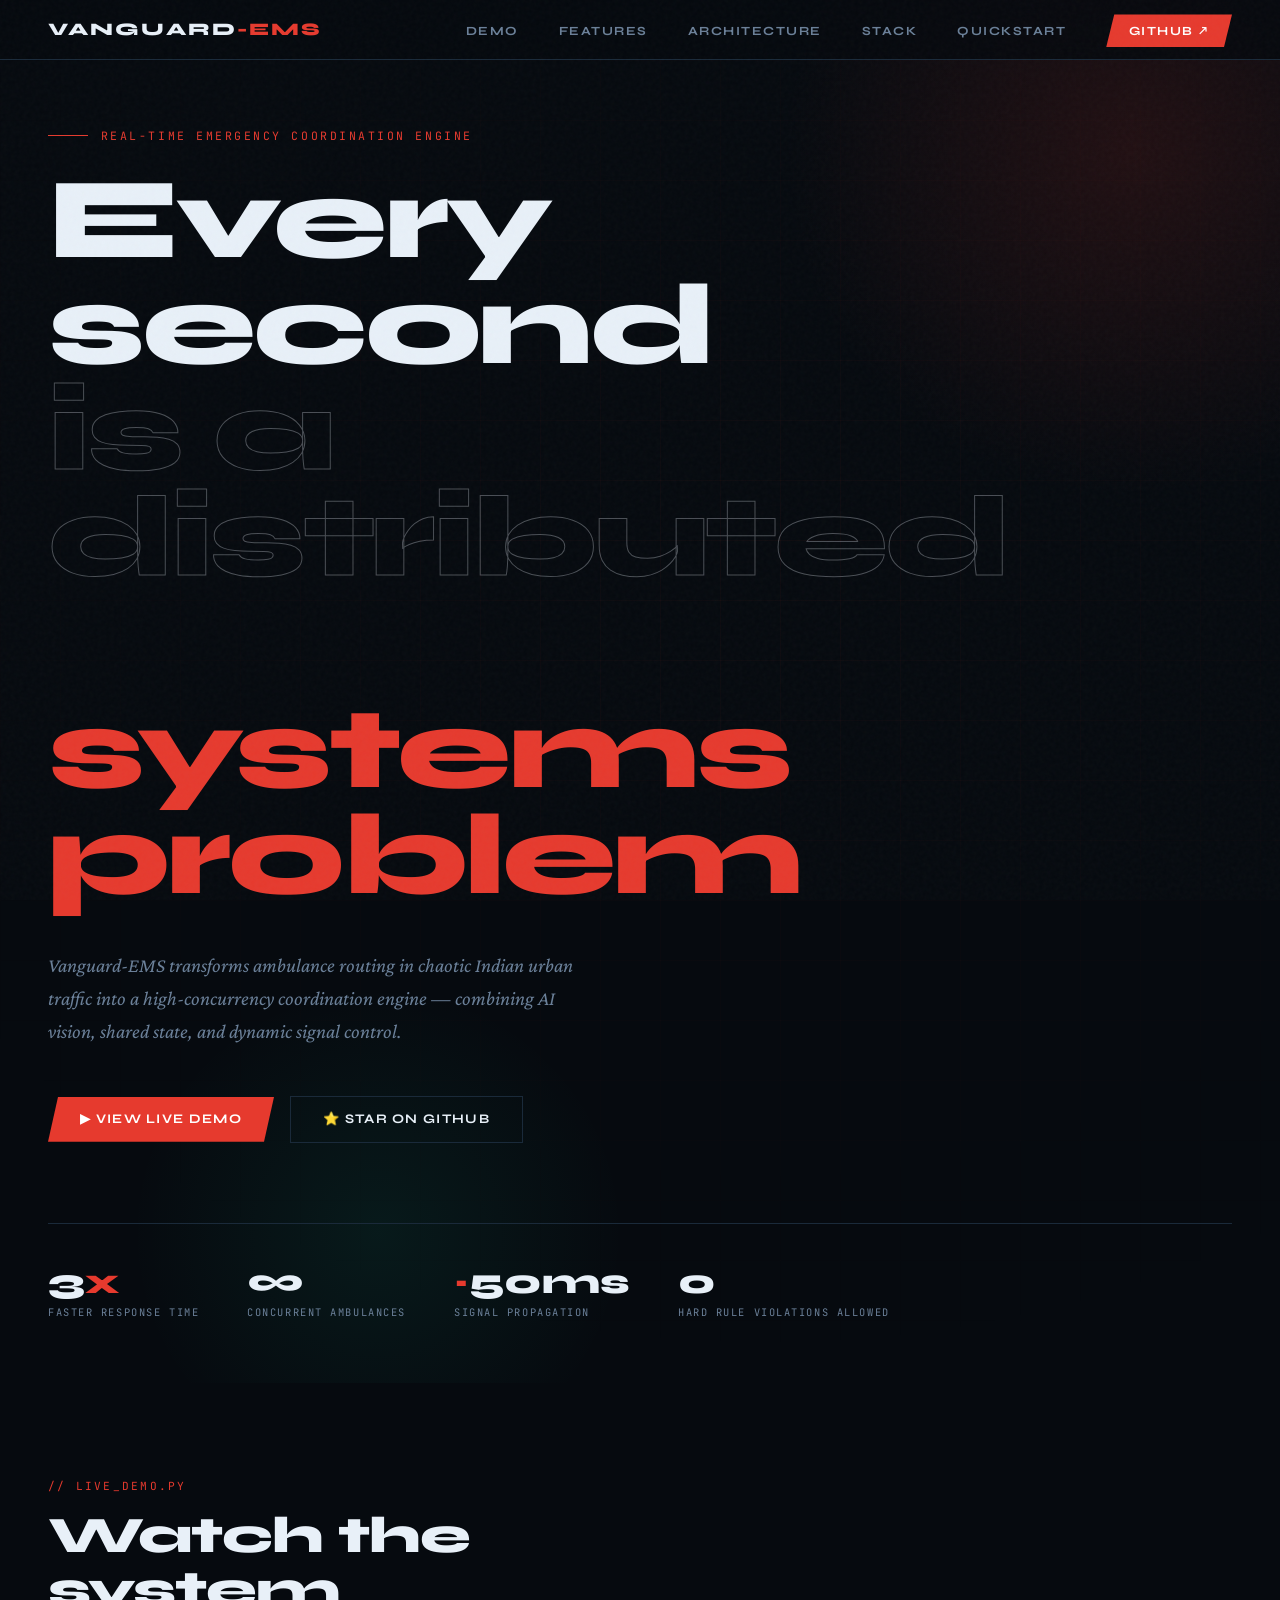
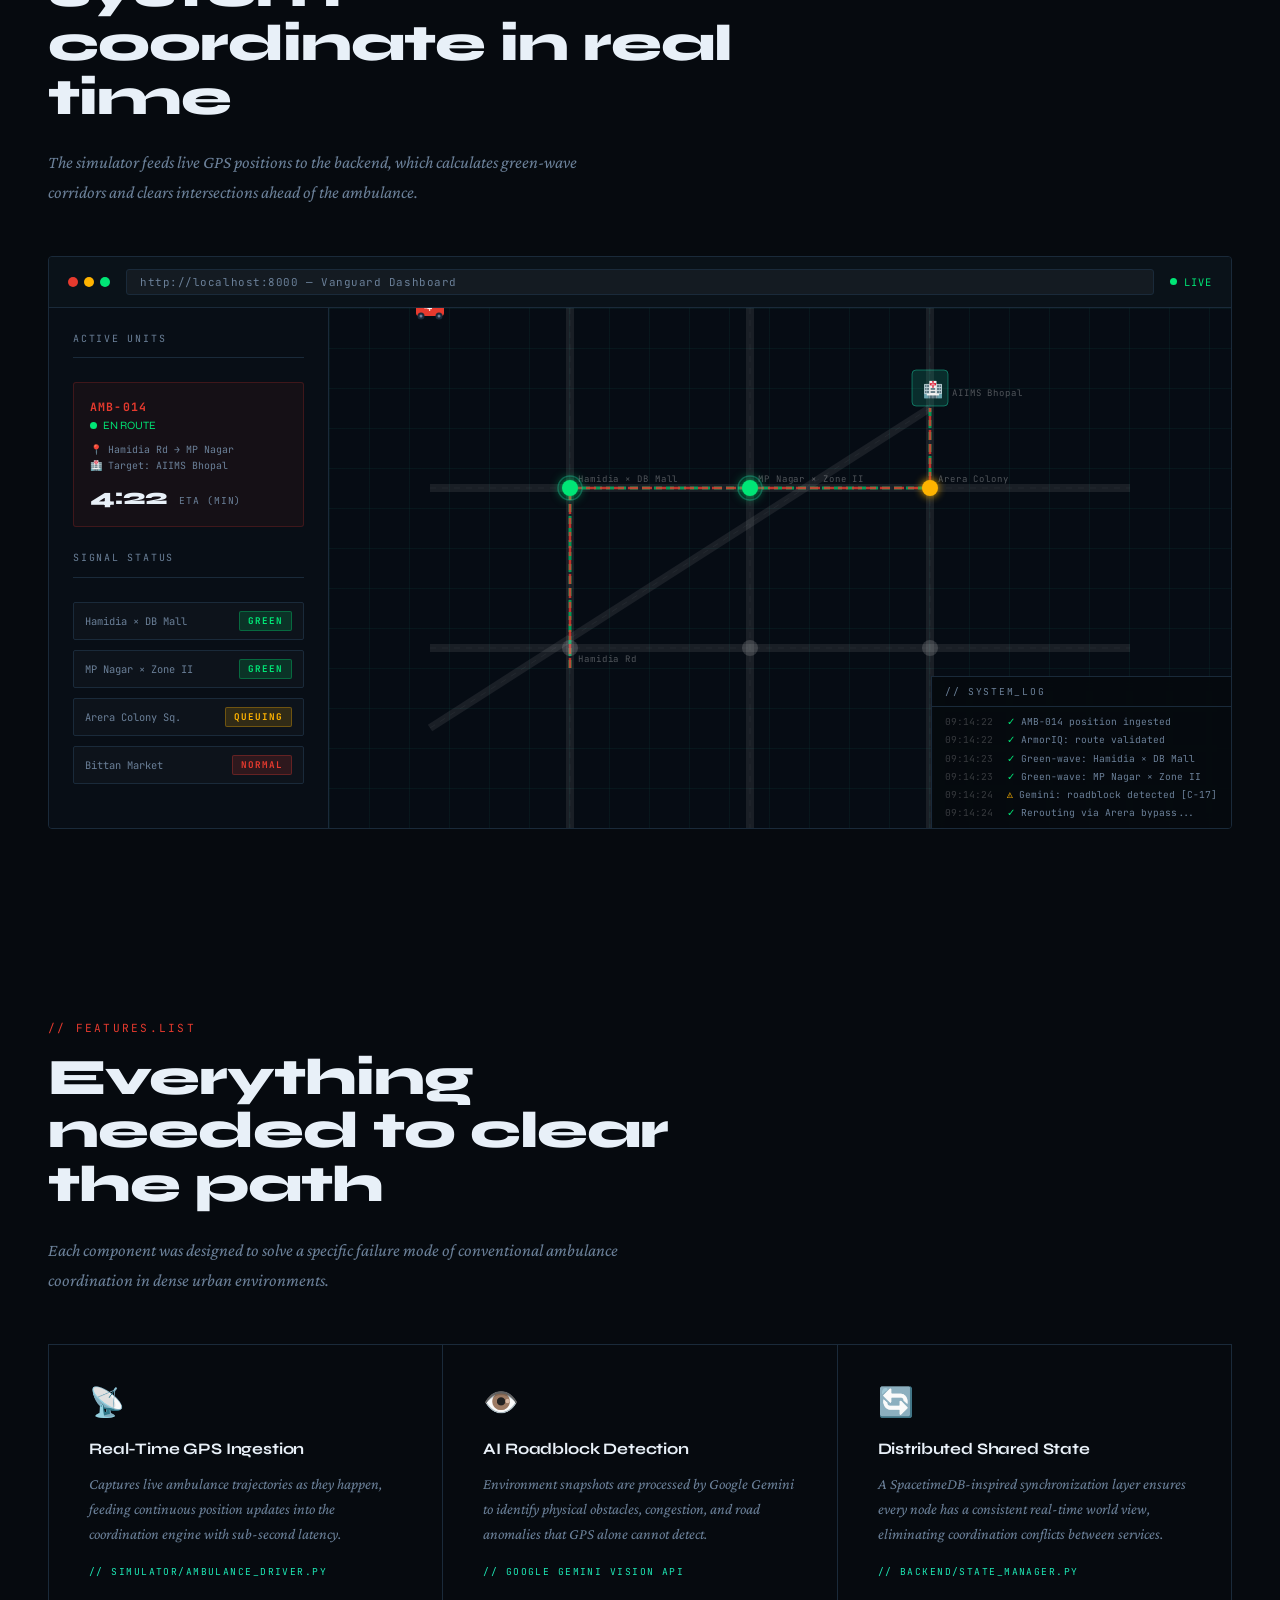
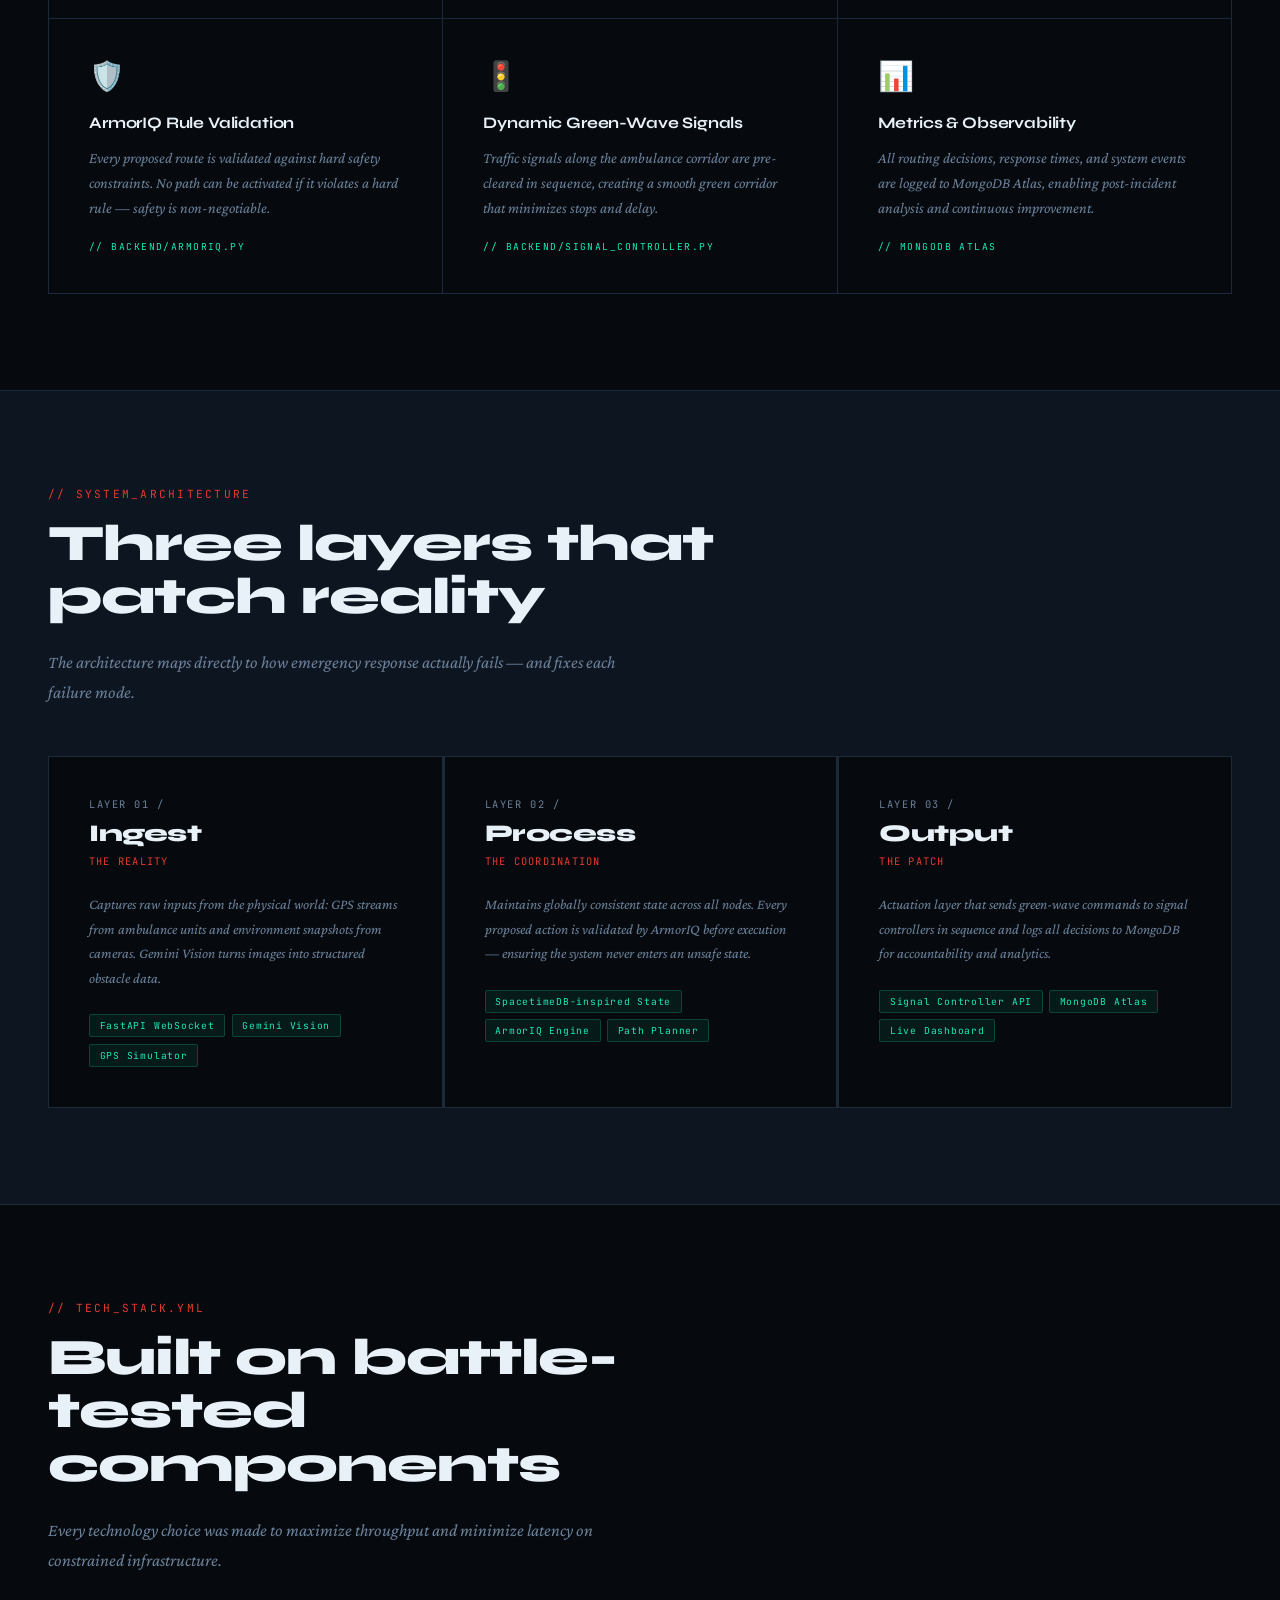
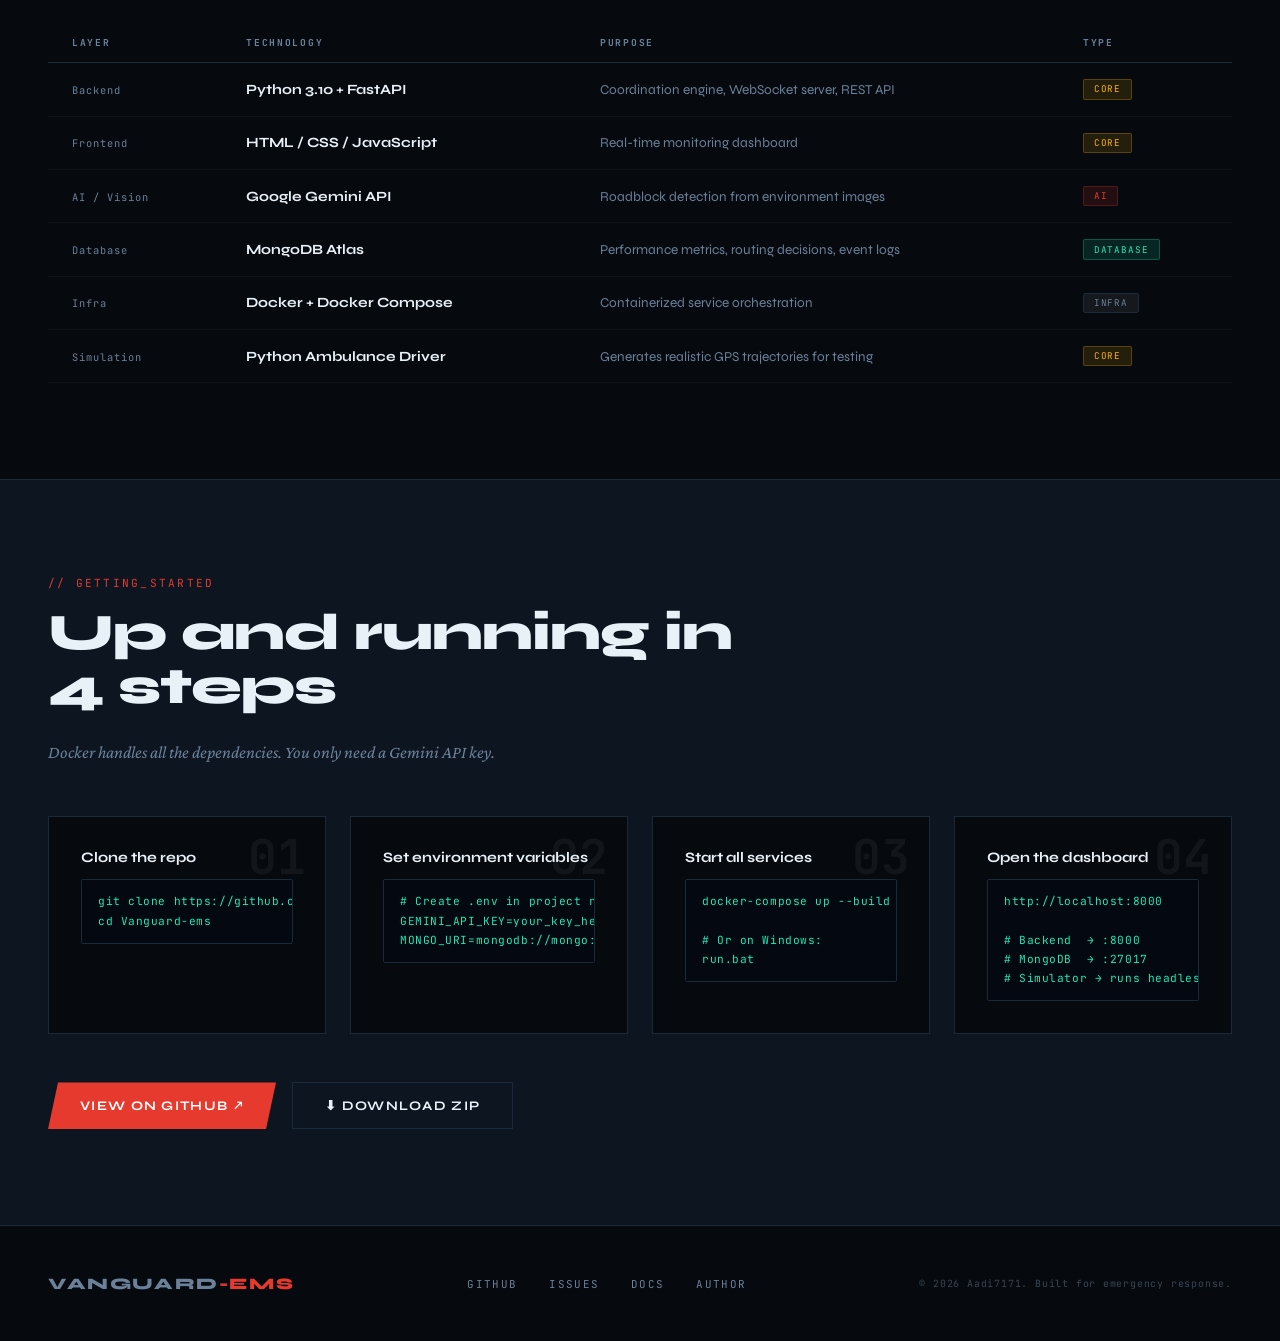
<file: docs/index.html>
<!DOCTYPE html>
<html lang="en">
<head>
<meta charset="UTF-8" />
<meta name="viewport" content="width=device-width, initial-scale=1.0" />
<title>Vanguard-EMS — Real-Time Emergency Coordination</title>
<link rel="preconnect" href="https://fonts.googleapis.com" />
<link rel="preconnect" href="https://fonts.gstatic.com" crossorigin />
<link href="https://fonts.googleapis.com/css2?family=Syne:wght@400;700;800&family=JetBrains+Mono:wght@400;700&family=Crimson+Pro:ital,wght@0,400;1,400&display=swap" rel="stylesheet" />
<style>
  :root {
    --bg: #060a0f;
    --surface: #0d1520;
    --border: #1a2a3a;
    --accent: #e63a2e;
    --accent2: #ff7043;
    --green: #00e676;
    --blue: #1de9b6;
    --text: #e8f0f8;
    --muted: #6b8099;
    --syne: 'Syne', sans-serif;
    --mono: 'JetBrains Mono', monospace;
    --serif: 'Crimson Pro', serif;
  }

  *, *::before, *::after { box-sizing: border-box; margin: 0; padding: 0; }

  html { scroll-behavior: smooth; }

  body {
    background: var(--bg);
    color: var(--text);
    font-family: var(--syne);
    overflow-x: hidden;
  }

  /* ---- NOISE OVERLAY ---- */
  body::before {
    content: '';
    position: fixed;
    inset: 0;
    background-image: url("data:image/svg+xml,%3Csvg viewBox='0 0 256 256' xmlns='http://www.w3.org/2000/svg'%3E%3Cfilter id='n'%3E%3CfeTurbulence type='fractalNoise' baseFrequency='0.85' numOctaves='4' stitchTiles='stitch'/%3E%3C/filter%3E%3Crect width='100%25' height='100%25' filter='url(%23n)' opacity='1'/%3E%3C/svg%3E");
    opacity: 0.03;
    pointer-events: none;
    z-index: 9999;
  }

  /* ---- NAV ---- */
  nav {
    position: fixed;
    top: 0; left: 0; right: 0;
    z-index: 100;
    display: flex;
    align-items: center;
    justify-content: space-between;
    padding: 1.2rem 3rem;
    border-bottom: 1px solid var(--border);
    background: rgba(6, 10, 15, 0.85);
    backdrop-filter: blur(12px);
  }

  .nav-logo {
    font-size: 1.1rem;
    font-weight: 800;
    letter-spacing: 0.12em;
    text-transform: uppercase;
    color: var(--text);
    text-decoration: none;
  }

  .nav-logo span { color: var(--accent); }

  .nav-links { display: flex; gap: 2.5rem; list-style: none; }
  .nav-links a {
    font-size: 0.78rem;
    font-weight: 700;
    letter-spacing: 0.12em;
    text-transform: uppercase;
    color: var(--muted);
    text-decoration: none;
    transition: color 0.2s;
  }
  .nav-links a:hover { color: var(--text); }

  .nav-cta {
    background: var(--accent);
    color: #fff !important;
    padding: 0.55rem 1.4rem;
    clip-path: polygon(8px 0%, 100% 0%, calc(100% - 8px) 100%, 0% 100%);
  }
  .nav-cta:hover { background: var(--accent2); }

  /* ---- HERO ---- */
  .hero {
    min-height: 100vh;
    display: flex;
    flex-direction: column;
    justify-content: center;
    padding: 8rem 3rem 4rem;
    position: relative;
    overflow: hidden;
  }

  .hero-grid {
    position: absolute;
    inset: 0;
    background-image:
      linear-gradient(rgba(230,58,46,0.04) 1px, transparent 1px),
      linear-gradient(90deg, rgba(230,58,46,0.04) 1px, transparent 1px);
    background-size: 60px 60px;
    mask-image: radial-gradient(ellipse 80% 60% at 60% 40%, black, transparent);
  }

  .hero-glow {
    position: absolute;
    width: 700px; height: 700px;
    border-radius: 50%;
    background: radial-gradient(circle, rgba(230,58,46,0.12) 0%, transparent 70%);
    top: -200px; right: -200px;
    pointer-events: none;
  }

  .hero-glow2 {
    position: absolute;
    width: 500px; height: 500px;
    border-radius: 50%;
    background: radial-gradient(circle, rgba(29,233,182,0.07) 0%, transparent 70%);
    bottom: -100px; left: 10%;
    pointer-events: none;
  }

  .hero-eyebrow {
    font-family: var(--mono);
    font-size: 0.72rem;
    letter-spacing: 0.22em;
    text-transform: uppercase;
    color: var(--accent);
    margin-bottom: 1.5rem;
    display: flex;
    align-items: center;
    gap: 0.8rem;
  }

  .hero-eyebrow::before {
    content: '';
    display: inline-block;
    width: 2.5rem;
    height: 1px;
    background: var(--accent);
  }

  .hero-title {
    font-size: clamp(3.5rem, 9vw, 8rem);
    font-weight: 800;
    line-height: 0.92;
    letter-spacing: -0.03em;
    max-width: 900px;
  }

  .hero-title .line2 {
    display: block;
    color: transparent;
    -webkit-text-stroke: 1px rgba(232,240,248,0.3);
  }

  .hero-title .highlight {
    color: var(--accent);
    position: relative;
  }

  .hero-sub {
    margin-top: 2.5rem;
    font-family: var(--serif);
    font-style: italic;
    font-size: 1.25rem;
    color: var(--muted);
    max-width: 540px;
    line-height: 1.65;
  }

  .hero-actions {
    margin-top: 3rem;
    display: flex;
    gap: 1rem;
    align-items: center;
    flex-wrap: wrap;
  }

  .btn-primary {
    display: inline-flex;
    align-items: center;
    gap: 0.6rem;
    background: var(--accent);
    color: #fff;
    font-family: var(--syne);
    font-size: 0.82rem;
    font-weight: 700;
    letter-spacing: 0.1em;
    text-transform: uppercase;
    text-decoration: none;
    padding: 0.9rem 2rem;
    clip-path: polygon(10px 0%, 100% 0%, calc(100% - 10px) 100%, 0% 100%);
    transition: background 0.2s, transform 0.2s;
  }
  .btn-primary:hover { background: var(--accent2); transform: translateY(-2px); }

  .btn-secondary {
    display: inline-flex;
    align-items: center;
    gap: 0.6rem;
    background: transparent;
    color: var(--text);
    font-family: var(--syne);
    font-size: 0.82rem;
    font-weight: 700;
    letter-spacing: 0.1em;
    text-transform: uppercase;
    text-decoration: none;
    padding: 0.9rem 2rem;
    border: 1px solid var(--border);
    transition: border-color 0.2s, color 0.2s;
  }
  .btn-secondary:hover { border-color: var(--text); }

  .hero-stats {
    margin-top: 5rem;
    display: flex;
    gap: 3rem;
    flex-wrap: wrap;
    border-top: 1px solid var(--border);
    padding-top: 2.5rem;
  }

  .stat-item {}
  .stat-num {
    font-size: 2.2rem;
    font-weight: 800;
    color: var(--text);
    line-height: 1;
  }
  .stat-num span { color: var(--accent); }
  .stat-label {
    font-family: var(--mono);
    font-size: 0.65rem;
    letter-spacing: 0.15em;
    text-transform: uppercase;
    color: var(--muted);
    margin-top: 0.4rem;
  }

  /* ---- LIVE DEMO ---- */
  .section { padding: 6rem 3rem; }
  .section-label {
    font-family: var(--mono);
    font-size: 0.7rem;
    letter-spacing: 0.2em;
    text-transform: uppercase;
    color: var(--accent);
    margin-bottom: 1rem;
  }
  .section-title {
    font-size: clamp(2rem, 4vw, 3.2rem);
    font-weight: 800;
    line-height: 1.05;
    letter-spacing: -0.02em;
    max-width: 700px;
    margin-bottom: 1.5rem;
  }
  .section-body {
    font-family: var(--serif);
    font-style: italic;
    font-size: 1.1rem;
    color: var(--muted);
    max-width: 580px;
    line-height: 1.7;
    margin-bottom: 3rem;
  }

  /* ---- DEMO WINDOW ---- */
  .demo-container {
    background: var(--surface);
    border: 1px solid var(--border);
    border-radius: 4px;
    overflow: hidden;
    position: relative;
  }

  .demo-toolbar {
    background: #0a1219;
    border-bottom: 1px solid var(--border);
    padding: 0.75rem 1.2rem;
    display: flex;
    align-items: center;
    gap: 1rem;
  }

  .demo-dots { display: flex; gap: 6px; }
  .demo-dot {
    width: 10px; height: 10px;
    border-radius: 50%;
  }
  .demo-dot.r { background: #e63a2e; }
  .demo-dot.y { background: #ffb300; }
  .demo-dot.g { background: #00e676; }

  .demo-url {
    flex: 1;
    background: rgba(255,255,255,0.04);
    border: 1px solid var(--border);
    border-radius: 3px;
    padding: 0.3rem 0.8rem;
    font-family: var(--mono);
    font-size: 0.68rem;
    color: var(--muted);
    letter-spacing: 0.05em;
  }

  .demo-status {
    font-family: var(--mono);
    font-size: 0.65rem;
    color: var(--green);
    letter-spacing: 0.1em;
    display: flex;
    align-items: center;
    gap: 0.4rem;
  }

  .pulse-dot {
    width: 7px; height: 7px;
    border-radius: 50%;
    background: var(--green);
    animation: pulse 1.5s ease-in-out infinite;
  }

  @keyframes pulse {
    0%, 100% { opacity: 1; transform: scale(1); }
    50% { opacity: 0.4; transform: scale(0.7); }
  }

  .demo-body {
    display: grid;
    grid-template-columns: 280px 1fr;
    min-height: 520px;
  }

  .demo-sidebar {
    background: #080e16;
    border-right: 1px solid var(--border);
    padding: 1.5rem;
    display: flex;
    flex-direction: column;
    gap: 1.5rem;
  }

  .sidebar-header {
    font-family: var(--mono);
    font-size: 0.62rem;
    letter-spacing: 0.18em;
    text-transform: uppercase;
    color: var(--muted);
    border-bottom: 1px solid var(--border);
    padding-bottom: 0.8rem;
  }

  .ambulance-card {
    background: rgba(230,58,46,0.06);
    border: 1px solid rgba(230,58,46,0.2);
    border-radius: 3px;
    padding: 1rem;
    position: relative;
    overflow: hidden;
    animation: cardPulse 3s ease-in-out infinite;
  }

  @keyframes cardPulse {
    0%, 100% { border-color: rgba(230,58,46,0.2); }
    50% { border-color: rgba(230,58,46,0.5); }
  }

  .amb-id {
    font-family: var(--mono);
    font-size: 0.72rem;
    color: var(--accent);
    font-weight: 700;
    letter-spacing: 0.1em;
  }

  .amb-status {
    font-size: 0.7rem;
    color: var(--green);
    margin-top: 0.3rem;
    display: flex;
    align-items: center;
    gap: 0.4rem;
  }

  .amb-route {
    font-family: var(--mono);
    font-size: 0.62rem;
    color: var(--muted);
    margin-top: 0.6rem;
    line-height: 1.6;
  }

  .amb-eta {
    margin-top: 0.6rem;
    font-size: 1.4rem;
    font-weight: 800;
    color: var(--text);
  }

  .amb-eta span {
    font-family: var(--mono);
    font-size: 0.6rem;
    font-weight: 400;
    color: var(--muted);
    letter-spacing: 0.1em;
    margin-left: 0.3rem;
  }

  .signal-row {
    display: flex;
    flex-direction: column;
    gap: 0.6rem;
  }

  .signal-item {
    display: flex;
    align-items: center;
    justify-content: space-between;
    font-family: var(--mono);
    font-size: 0.65rem;
    color: var(--muted);
    padding: 0.5rem 0.7rem;
    background: rgba(255,255,255,0.02);
    border: 1px solid var(--border);
    border-radius: 2px;
  }

  .signal-badge {
    padding: 0.2rem 0.5rem;
    border-radius: 2px;
    font-size: 0.58rem;
    font-weight: 700;
    letter-spacing: 0.1em;
  }

  .sig-green { background: rgba(0,230,118,0.15); color: var(--green); border: 1px solid rgba(0,230,118,0.3); }
  .sig-red { background: rgba(230,58,46,0.15); color: var(--accent); border: 1px solid rgba(230,58,46,0.3); }
  .sig-queue { background: rgba(255,179,0,0.15); color: #ffb300; border: 1px solid rgba(255,179,0,0.3); }

  /* MAP AREA */
  .demo-map {
    position: relative;
    overflow: hidden;
    background: #060c14;
  }

  .map-grid {
    position: absolute;
    inset: 0;
    background-image:
      linear-gradient(rgba(29,233,182,0.05) 1px, transparent 1px),
      linear-gradient(90deg, rgba(29,233,182,0.05) 1px, transparent 1px);
    background-size: 40px 40px;
  }

  /* SVG Map */
  .map-svg { position: absolute; inset: 0; width: 100%; height: 100%; }

  .road { stroke: rgba(255,255,255,0.08); stroke-width: 8; fill: none; }
  .road-center { stroke: rgba(255,255,255,0.04); stroke-width: 1; stroke-dasharray: 6 6; fill: none; }
  .green-wave { stroke: var(--green); stroke-width: 3; fill: none; stroke-dasharray: 8 4; opacity: 0.6; }

  .node-ring {
    fill: none;
    stroke: rgba(29,233,182,0.3);
    animation: ringPulse 2s ease-in-out infinite;
  }
  @keyframes ringPulse {
    0%, 100% { r: 12; opacity: 0.6; }
    50% { r: 18; opacity: 0; }
  }

  .ambulance-icon {
    animation: moveAmb 8s linear infinite;
  }
  @keyframes moveAmb {
    0% { transform: translate(140px, 360px); }
    25% { transform: translate(240px, 280px); }
    50% { transform: translate(380px, 200px); }
    75% { transform: translate(480px, 160px); }
    100% { transform: translate(140px, 360px); }
  }

  .route-path {
    stroke: var(--accent);
    stroke-width: 2.5;
    fill: none;
    stroke-dasharray: 10 4;
    opacity: 0.8;
    animation: dashMove 1s linear infinite;
  }
  @keyframes dashMove {
    to { stroke-dashoffset: -14; }
  }

  .intersection-dot { fill: rgba(255,255,255,0.15); }
  .intersection-active { fill: var(--green); filter: drop-shadow(0 0 6px var(--green)); }
  .intersection-queued { fill: #ffb300; filter: drop-shadow(0 0 4px #ffb300); }

  .map-label {
    font-family: var(--mono);
    font-size: 9px;
    fill: rgba(255,255,255,0.3);
    letter-spacing: 0.1em;
  }

  /* LOG PANEL */
  .log-panel {
    position: absolute;
    bottom: 0; right: 0;
    width: 300px;
    background: rgba(6,10,15,0.92);
    backdrop-filter: blur(8px);
    border-top: 1px solid var(--border);
    border-left: 1px solid var(--border);
    max-height: 180px;
    overflow: hidden;
  }

  .log-header {
    font-family: var(--mono);
    font-size: 0.6rem;
    letter-spacing: 0.18em;
    text-transform: uppercase;
    color: var(--muted);
    padding: 0.5rem 0.8rem;
    border-bottom: 1px solid var(--border);
  }

  .log-entries {
    padding: 0.5rem 0.8rem;
    display: flex;
    flex-direction: column;
    gap: 0.3rem;
  }

  .log-entry {
    font-family: var(--mono);
    font-size: 0.6rem;
    color: var(--muted);
    line-height: 1.4;
    animation: logFade 0.4s ease;
  }
  @keyframes logFade { from { opacity: 0; transform: translateY(4px); } to { opacity: 1; } }

  .log-entry .ts { color: rgba(255,255,255,0.2); margin-right: 0.5rem; }
  .log-entry .ok { color: var(--green); }
  .log-entry .warn { color: #ffb300; }
  .log-entry .err { color: var(--accent); }

  /* ---- FEATURES ---- */
  .features-grid {
    display: grid;
    grid-template-columns: repeat(auto-fill, minmax(300px, 1fr));
    gap: 1px;
    background: var(--border);
    border: 1px solid var(--border);
    margin-top: 3rem;
  }

  .feature-card {
    background: var(--bg);
    padding: 2.5rem;
    position: relative;
    overflow: hidden;
    transition: background 0.3s;
  }

  .feature-card:hover { background: var(--surface); }

  .feature-card::before {
    content: '';
    position: absolute;
    top: 0; left: 0;
    width: 3px; height: 100%;
    background: var(--accent);
    transform: scaleY(0);
    transform-origin: bottom;
    transition: transform 0.3s;
  }

  .feature-card:hover::before { transform: scaleY(1); }

  .feature-icon {
    font-size: 1.8rem;
    margin-bottom: 1.2rem;
  }

  .feature-name {
    font-size: 1rem;
    font-weight: 700;
    letter-spacing: -0.01em;
    margin-bottom: 0.8rem;
    color: var(--text);
  }

  .feature-desc {
    font-family: var(--serif);
    font-style: italic;
    font-size: 0.95rem;
    color: var(--muted);
    line-height: 1.65;
  }

  .feature-tag {
    margin-top: 1.2rem;
    font-family: var(--mono);
    font-size: 0.6rem;
    letter-spacing: 0.15em;
    text-transform: uppercase;
    color: var(--blue);
  }

  /* ---- ARCH ---- */
  .arch-section { padding: 6rem 3rem; background: var(--surface); border-top: 1px solid var(--border); border-bottom: 1px solid var(--border); }

  .arch-grid {
    display: grid;
    grid-template-columns: repeat(3, 1fr);
    gap: 2px;
    background: var(--border);
    border: 1px solid var(--border);
    margin-top: 3rem;
  }

  .arch-layer {
    background: var(--bg);
    padding: 2.5rem;
    position: relative;
  }

  .layer-num {
    font-family: var(--mono);
    font-size: 0.65rem;
    color: var(--muted);
    letter-spacing: 0.15em;
    margin-bottom: 0.5rem;
  }

  .layer-name {
    font-size: 1.5rem;
    font-weight: 800;
    letter-spacing: -0.02em;
    color: var(--text);
    margin-bottom: 0.4rem;
  }

  .layer-subtitle {
    font-family: var(--mono);
    font-size: 0.65rem;
    color: var(--accent);
    letter-spacing: 0.12em;
    text-transform: uppercase;
    margin-bottom: 1.5rem;
  }

  .layer-desc {
    font-family: var(--serif);
    font-style: italic;
    font-size: 0.9rem;
    color: var(--muted);
    line-height: 1.7;
  }

  .layer-tech {
    display: flex;
    flex-wrap: wrap;
    gap: 0.4rem;
    margin-top: 1.5rem;
  }

  .tech-chip {
    font-family: var(--mono);
    font-size: 0.6rem;
    color: var(--blue);
    background: rgba(29,233,182,0.07);
    border: 1px solid rgba(29,233,182,0.2);
    padding: 0.25rem 0.6rem;
    border-radius: 2px;
    letter-spacing: 0.08em;
  }

  /* ---- STACK ---- */
  .stack-section { padding: 6rem 3rem; }

  .stack-table {
    width: 100%;
    border-collapse: collapse;
    margin-top: 3rem;
    font-size: 0.88rem;
  }

  .stack-table th {
    font-family: var(--mono);
    font-size: 0.6rem;
    letter-spacing: 0.18em;
    text-transform: uppercase;
    color: var(--muted);
    text-align: left;
    padding: 0.8rem 1.5rem;
    border-bottom: 1px solid var(--border);
  }

  .stack-table td {
    padding: 1rem 1.5rem;
    border-bottom: 1px solid rgba(255,255,255,0.04);
    vertical-align: middle;
  }

  .stack-table tr:hover td { background: rgba(255,255,255,0.02); }

  .stack-layer-label {
    font-family: var(--mono);
    font-size: 0.65rem;
    color: var(--muted);
    letter-spacing: 0.1em;
  }

  .stack-tech-name {
    font-weight: 700;
    color: var(--text);
  }

  .stack-badge {
    display: inline-block;
    font-family: var(--mono);
    font-size: 0.58rem;
    letter-spacing: 0.1em;
    padding: 0.2rem 0.6rem;
    border-radius: 2px;
  }

  .badge-ai { background: rgba(230,58,46,0.12); color: var(--accent); border: 1px solid rgba(230,58,46,0.25); }
  .badge-db { background: rgba(29,233,182,0.12); color: var(--blue); border: 1px solid rgba(29,233,182,0.25); }
  .badge-infra { background: rgba(255,255,255,0.06); color: var(--muted); border: 1px solid var(--border); }
  .badge-core { background: rgba(255,179,0,0.12); color: #ffb300; border: 1px solid rgba(255,179,0,0.25); }

  /* ---- QUICKSTART ---- */
  .qs-section { padding: 6rem 3rem; background: var(--surface); border-top: 1px solid var(--border); }

  .qs-steps {
    display: grid;
    grid-template-columns: repeat(auto-fill, minmax(260px, 1fr));
    gap: 1.5rem;
    margin-top: 3rem;
  }

  .qs-step {
    background: var(--bg);
    border: 1px solid var(--border);
    padding: 2rem;
    position: relative;
  }

  .step-num {
    font-family: var(--mono);
    font-size: 3rem;
    font-weight: 700;
    color: rgba(255,255,255,0.05);
    line-height: 1;
    position: absolute;
    top: 1rem; right: 1.2rem;
  }

  .step-title {
    font-size: 0.9rem;
    font-weight: 700;
    color: var(--text);
    margin-bottom: 0.8rem;
  }

  .step-code {
    background: #040810;
    border: 1px solid var(--border);
    padding: 0.8rem 1rem;
    font-family: var(--mono);
    font-size: 0.7rem;
    color: var(--blue);
    letter-spacing: 0.05em;
    line-height: 1.7;
    overflow-x: auto;
    border-radius: 2px;
    white-space: pre;
  }

  /* ---- FOOTER ---- */
  footer {
    padding: 3rem;
    border-top: 1px solid var(--border);
    display: flex;
    align-items: center;
    justify-content: space-between;
    flex-wrap: gap;
    gap: 1.5rem;
  }

  .footer-logo {
    font-size: 1rem;
    font-weight: 800;
    letter-spacing: 0.1em;
    text-transform: uppercase;
    color: var(--muted);
  }

  .footer-logo span { color: var(--accent); }

  .footer-links { display: flex; gap: 2rem; flex-wrap: wrap; }
  .footer-links a {
    font-family: var(--mono);
    font-size: 0.68rem;
    letter-spacing: 0.12em;
    color: var(--muted);
    text-decoration: none;
    text-transform: uppercase;
    transition: color 0.2s;
  }
  .footer-links a:hover { color: var(--text); }

  .footer-copy {
    font-family: var(--mono);
    font-size: 0.62rem;
    color: rgba(107,128,153,0.5);
    letter-spacing: 0.08em;
  }

  /* ---- ANIMATIONS ---- */
  @keyframes fadeUp {
    from { opacity: 0; transform: translateY(24px); }
    to { opacity: 1; transform: translateY(0); }
  }

  .hero-eyebrow { animation: fadeUp 0.6s ease both; }
  .hero-title { animation: fadeUp 0.6s 0.1s ease both; }
  .hero-sub { animation: fadeUp 0.6s 0.2s ease both; }
  .hero-actions { animation: fadeUp 0.6s 0.3s ease both; }
  .hero-stats { animation: fadeUp 0.6s 0.4s ease both; }

  /* responsive */
  @media (max-width: 768px) {
    nav { padding: 1rem 1.5rem; }
    .nav-links { display: none; }
    .hero, .section, .arch-section, .stack-section, .qs-section, footer { padding-left: 1.5rem; padding-right: 1.5rem; }
    .arch-grid { grid-template-columns: 1fr; }
    .demo-body { grid-template-columns: 1fr; }
    .demo-sidebar { display: none; }
  }
</style>
</head>
<body>

<!-- NAV -->
<nav>
  <a href="#" class="nav-logo">Vanguard<span>-EMS</span></a>
  <ul class="nav-links">
    <li><a href="#demo">Demo</a></li>
    <li><a href="#features">Features</a></li>
    <li><a href="#architecture">Architecture</a></li>
    <li><a href="#stack">Stack</a></li>
    <li><a href="#quickstart">Quickstart</a></li>
    <li><a href="https://github.com/Aadi7171/Vanguard-ems" target="_blank" class="nav-cta">GitHub ↗</a></li>
  </ul>
</nav>

<!-- HERO -->
<section class="hero">
  <div class="hero-grid"></div>
  <div class="hero-glow"></div>
  <div class="hero-glow2"></div>

  <div class="hero-eyebrow">Real-Time Emergency Coordination Engine</div>

  <h1 class="hero-title">
    Every second<br>
    <span class="line2">is a distributed</span><br>
    <span class="highlight">systems problem</span>
  </h1>

  <p class="hero-sub">
    Vanguard-EMS transforms ambulance routing in chaotic Indian urban traffic into a high-concurrency coordination engine — combining AI vision, shared state, and dynamic signal control.
  </p>

  <div class="hero-actions">
    <a href="#demo" class="btn-primary">▶ View Live Demo</a>
    <a href="https://github.com/Aadi7171/Vanguard-ems" target="_blank" class="btn-secondary">⭐ Star on GitHub</a>
  </div>

  <div class="hero-stats">
    <div class="stat-item">
      <div class="stat-num">3<span>x</span></div>
      <div class="stat-label">Faster Response Time</div>
    </div>
    <div class="stat-item">
      <div class="stat-num">∞</div>
      <div class="stat-label">Concurrent Ambulances</div>
    </div>
    <div class="stat-item">
      <div class="stat-num"><span>~</span>50ms</div>
      <div class="stat-label">Signal Propagation</div>
    </div>
    <div class="stat-item">
      <div class="stat-num">0</div>
      <div class="stat-label">Hard Rule Violations Allowed</div>
    </div>
  </div>
</section>

<!-- LIVE DEMO -->
<section class="section" id="demo">
  <div class="section-label">// live_demo.py</div>
  <h2 class="section-title">Watch the system coordinate in real time</h2>
  <p class="section-body">
    The simulator feeds live GPS positions to the backend, which calculates green-wave corridors and clears intersections ahead of the ambulance.
  </p>

  <div class="demo-container">
    <div class="demo-toolbar">
      <div class="demo-dots">
        <div class="demo-dot r"></div>
        <div class="demo-dot y"></div>
        <div class="demo-dot g"></div>
      </div>
      <div class="demo-url">http://localhost:8000 — Vanguard Dashboard</div>
      <div class="demo-status"><div class="pulse-dot"></div>LIVE</div>
    </div>

    <div class="demo-body">
      <!-- SIDEBAR -->
      <div class="demo-sidebar">
        <div class="sidebar-header">Active Units</div>

        <div class="ambulance-card">
          <div class="amb-id">AMB-014</div>
          <div class="amb-status"><div class="pulse-dot"></div> EN ROUTE</div>
          <div class="amb-route">
            📍 Hamidia Rd → MP Nagar<br>
            🏥 Target: AIIMS Bhopal
          </div>
          <div class="amb-eta">4:22 <span>ETA (MIN)</span></div>
        </div>

        <div class="sidebar-header">Signal Status</div>
        <div class="signal-row">
          <div class="signal-item">
            <span>Hamidia × DB Mall</span>
            <span class="signal-badge sig-green">GREEN</span>
          </div>
          <div class="signal-item">
            <span>MP Nagar × Zone II</span>
            <span class="signal-badge sig-green">GREEN</span>
          </div>
          <div class="signal-item">
            <span>Arera Colony Sq.</span>
            <span class="signal-badge sig-queue">QUEUING</span>
          </div>
          <div class="signal-item">
            <span>Bittan Market</span>
            <span class="signal-badge sig-red">NORMAL</span>
          </div>
        </div>
      </div>

      <!-- MAP -->
      <div class="demo-map">
        <div class="map-grid"></div>

        <svg class="map-svg" viewBox="0 0 700 520" xmlns="http://www.w3.org/2000/svg">
          <!-- Roads horizontal -->
          <line class="road" x1="0" y1="180" x2="700" y2="180"/>
          <line class="road" x1="0" y1="340" x2="700" y2="340"/>
          <line class="road-center" x1="0" y1="180" x2="700" y2="180"/>
          <line class="road-center" x1="0" y1="340" x2="700" y2="340"/>

          <!-- Roads vertical -->
          <line class="road" x1="140" y1="0" x2="140" y2="520"/>
          <line class="road" x1="320" y1="0" x2="320" y2="520"/>
          <line class="road" x1="500" y1="0" x2="500" y2="520"/>
          <line class="road-center" x1="140" y1="0" x2="140" y2="520"/>
          <line class="road-center" x1="320" y1="0" x2="320" y2="520"/>
          <line class="road-center" x1="500" y1="0" x2="500" y2="520"/>

          <!-- Diagonal road -->
          <line class="road" x1="0" y1="420" x2="500" y2="100"/>
          <line class="road-center" x1="0" y1="420" x2="500" y2="100"/>

          <!-- Green wave route -->
          <polyline class="green-wave" points="140,360 140,180 320,180 500,180 500,100"/>

          <!-- Route path (ambulance corridor) -->
          <polyline class="route-path" points="140,360 140,180 320,180 500,180 500,100"/>

          <!-- Intersections -->
          <circle class="intersection-dot" cx="140" cy="340" r="8"/>
          <circle class="intersection-active" cx="140" cy="180" r="8"/>
          <circle class="intersection-active" cx="320" cy="180" r="8"/>
          <circle class="intersection-queued" cx="500" cy="180" r="8"/>
          <circle class="intersection-dot" cx="500" cy="340" r="8"/>
          <circle class="intersection-dot" cx="320" cy="340" r="8"/>

          <!-- Ring pulses on active -->
          <circle class="node-ring" cx="140" cy="180" r="12" stroke-width="1.5"/>
          <circle class="node-ring" cx="320" cy="180" r="12" stroke-width="1.5" style="animation-delay:0.4s"/>

          <!-- Map labels -->
          <text class="map-label" x="148" y="174">Hamidia × DB Mall</text>
          <text class="map-label" x="328" y="174">MP Nagar × Zone II</text>
          <text class="map-label" x="508" y="174">Arera Colony</text>
          <text class="map-label" x="148" y="354">Hamidia Rd</text>

          <!-- Ambulance icon (animated) -->
          <g class="ambulance-icon">
            <rect x="-14" y="-8" width="28" height="16" rx="3" fill="#e63a2e"/>
            <rect x="-6" y="-5" width="8" height="6" rx="1" fill="rgba(255,255,255,0.4)"/>
            <text x="-3" y="4" font-family="monospace" font-size="9" fill="white" font-weight="bold">+</text>
            <circle cx="-9" cy="8" r="3.5" fill="#1a2a3a"/>
            <circle cx="9" cy="8" r="3.5" fill="#1a2a3a"/>
            <circle cx="-9" cy="8" r="1.5" fill="#6b8099"/>
            <circle cx="9" cy="8" r="1.5" fill="#6b8099"/>
            <!-- siren flash -->
            <circle cx="0" cy="-12" r="4" fill="rgba(0,230,118,0.8)" style="animation:pulse 0.8s ease-in-out infinite"/>
          </g>

          <!-- Hospital marker -->
          <g transform="translate(500, 80)">
            <rect x="-18" y="-18" width="36" height="36" rx="4" fill="rgba(29,233,182,0.15)" stroke="rgba(29,233,182,0.4)" stroke-width="1"/>
            <text x="-7" y="7" font-family="monospace" font-size="16" fill="#1de9b6" font-weight="bold">🏥</text>
          </g>
          <text class="map-label" x="522" y="88" fill="rgba(29,233,182,0.6)">AIIMS Bhopal</text>
        </svg>

        <!-- Log panel -->
        <div class="log-panel">
          <div class="log-header">// system_log</div>
          <div class="log-entries" id="logEntries">
            <div class="log-entry"><span class="ts">09:14:22</span> <span class="ok">✓</span> AMB-014 position ingested</div>
            <div class="log-entry"><span class="ts">09:14:22</span> <span class="ok">✓</span> ArmorIQ: route validated</div>
            <div class="log-entry"><span class="ts">09:14:23</span> <span class="ok">✓</span> Green-wave: Hamidia × DB Mall</div>
            <div class="log-entry"><span class="ts">09:14:23</span> <span class="ok">✓</span> Green-wave: MP Nagar × Zone II</div>
            <div class="log-entry"><span class="ts">09:14:24</span> <span class="warn">⚠</span> Gemini: roadblock detected [C-17]</div>
            <div class="log-entry"><span class="ts">09:14:24</span> <span class="ok">✓</span> Rerouting via Arera bypass...</div>
          </div>
        </div>
      </div>
    </div>
  </div>
</section>

<!-- FEATURES -->
<section class="section" id="features">
  <div class="section-label">// features.list</div>
  <h2 class="section-title">Everything needed to clear the path</h2>
  <p class="section-body">
    Each component was designed to solve a specific failure mode of conventional ambulance coordination in dense urban environments.
  </p>

  <div class="features-grid">
    <div class="feature-card">
      <div class="feature-icon">📡</div>
      <div class="feature-name">Real-Time GPS Ingestion</div>
      <div class="feature-desc">Captures live ambulance trajectories as they happen, feeding continuous position updates into the coordination engine with sub-second latency.</div>
      <div class="feature-tag">// simulator/ambulance_driver.py</div>
    </div>
    <div class="feature-card">
      <div class="feature-icon">👁️</div>
      <div class="feature-name">AI Roadblock Detection</div>
      <div class="feature-desc">Environment snapshots are processed by Google Gemini to identify physical obstacles, congestion, and road anomalies that GPS alone cannot detect.</div>
      <div class="feature-tag">// Google Gemini Vision API</div>
    </div>
    <div class="feature-card">
      <div class="feature-icon">🔄</div>
      <div class="feature-name">Distributed Shared State</div>
      <div class="feature-desc">A SpacetimeDB-inspired synchronization layer ensures every node has a consistent real-time world view, eliminating coordination conflicts between services.</div>
      <div class="feature-tag">// backend/state_manager.py</div>
    </div>
    <div class="feature-card">
      <div class="feature-icon">🛡️</div>
      <div class="feature-name">ArmorIQ Rule Validation</div>
      <div class="feature-desc">Every proposed route is validated against hard safety constraints. No path can be activated if it violates a hard rule — safety is non-negotiable.</div>
      <div class="feature-tag">// backend/armoriq.py</div>
    </div>
    <div class="feature-card">
      <div class="feature-icon">🚦</div>
      <div class="feature-name">Dynamic Green-Wave Signals</div>
      <div class="feature-desc">Traffic signals along the ambulance corridor are pre-cleared in sequence, creating a smooth green corridor that minimizes stops and delay.</div>
      <div class="feature-tag">// backend/signal_controller.py</div>
    </div>
    <div class="feature-card">
      <div class="feature-icon">📊</div>
      <div class="feature-name">Metrics & Observability</div>
      <div class="feature-desc">All routing decisions, response times, and system events are logged to MongoDB Atlas, enabling post-incident analysis and continuous improvement.</div>
      <div class="feature-tag">// MongoDB Atlas</div>
    </div>
  </div>
</section>

<!-- ARCHITECTURE -->
<section class="arch-section" id="architecture">
  <div class="section-label">// system_architecture</div>
  <h2 class="section-title">Three layers that patch reality</h2>
  <p class="section-body">
    The architecture maps directly to how emergency response actually fails — and fixes each failure mode.
  </p>

  <div class="arch-grid">
    <div class="arch-layer">
      <div class="layer-num">LAYER 01 /</div>
      <div class="layer-name">Ingest</div>
      <div class="layer-subtitle">The Reality</div>
      <div class="layer-desc">Captures raw inputs from the physical world: GPS streams from ambulance units and environment snapshots from cameras. Gemini Vision turns images into structured obstacle data.</div>
      <div class="layer-tech">
        <span class="tech-chip">FastAPI WebSocket</span>
        <span class="tech-chip">Gemini Vision</span>
        <span class="tech-chip">GPS Simulator</span>
      </div>
    </div>
    <div class="arch-layer" style="border-left: 1px solid var(--border);">
      <div class="layer-num">LAYER 02 /</div>
      <div class="layer-name">Process</div>
      <div class="layer-subtitle">The Coordination</div>
      <div class="layer-desc">Maintains globally consistent state across all nodes. Every proposed action is validated by ArmorIQ before execution — ensuring the system never enters an unsafe state.</div>
      <div class="layer-tech">
        <span class="tech-chip">SpacetimeDB-inspired State</span>
        <span class="tech-chip">ArmorIQ Engine</span>
        <span class="tech-chip">Path Planner</span>
      </div>
    </div>
    <div class="arch-layer" style="border-left: 1px solid var(--border);">
      <div class="layer-num">LAYER 03 /</div>
      <div class="layer-name">Output</div>
      <div class="layer-subtitle">The Patch</div>
      <div class="layer-desc">Actuation layer that sends green-wave commands to signal controllers in sequence and logs all decisions to MongoDB for accountability and analytics.</div>
      <div class="layer-tech">
        <span class="tech-chip">Signal Controller API</span>
        <span class="tech-chip">MongoDB Atlas</span>
        <span class="tech-chip">Live Dashboard</span>
      </div>
    </div>
  </div>
</section>

<!-- STACK -->
<section class="stack-section" id="stack">
  <div class="section-label">// tech_stack.yml</div>
  <h2 class="section-title">Built on battle-tested components</h2>
  <p class="section-body">Every technology choice was made to maximize throughput and minimize latency on constrained infrastructure.</p>

  <table class="stack-table">
    <thead>
      <tr>
        <th>Layer</th>
        <th>Technology</th>
        <th>Purpose</th>
        <th>Type</th>
      </tr>
    </thead>
    <tbody>
      <tr>
        <td><span class="stack-layer-label">Backend</span></td>
        <td><span class="stack-tech-name">Python 3.10 + FastAPI</span></td>
        <td style="color:var(--muted);font-size:0.85rem;">Coordination engine, WebSocket server, REST API</td>
        <td><span class="stack-badge badge-core">CORE</span></td>
      </tr>
      <tr>
        <td><span class="stack-layer-label">Frontend</span></td>
        <td><span class="stack-tech-name">HTML / CSS / JavaScript</span></td>
        <td style="color:var(--muted);font-size:0.85rem;">Real-time monitoring dashboard</td>
        <td><span class="stack-badge badge-core">CORE</span></td>
      </tr>
      <tr>
        <td><span class="stack-layer-label">AI / Vision</span></td>
        <td><span class="stack-tech-name">Google Gemini API</span></td>
        <td style="color:var(--muted);font-size:0.85rem;">Roadblock detection from environment images</td>
        <td><span class="stack-badge badge-ai">AI</span></td>
      </tr>
      <tr>
        <td><span class="stack-layer-label">Database</span></td>
        <td><span class="stack-tech-name">MongoDB Atlas</span></td>
        <td style="color:var(--muted);font-size:0.85rem;">Performance metrics, routing decisions, event logs</td>
        <td><span class="stack-badge badge-db">DATABASE</span></td>
      </tr>
      <tr>
        <td><span class="stack-layer-label">Infra</span></td>
        <td><span class="stack-tech-name">Docker + Docker Compose</span></td>
        <td style="color:var(--muted);font-size:0.85rem;">Containerized service orchestration</td>
        <td><span class="stack-badge badge-infra">INFRA</span></td>
      </tr>
      <tr>
        <td><span class="stack-layer-label">Simulation</span></td>
        <td><span class="stack-tech-name">Python Ambulance Driver</span></td>
        <td style="color:var(--muted);font-size:0.85rem;">Generates realistic GPS trajectories for testing</td>
        <td><span class="stack-badge badge-core">CORE</span></td>
      </tr>
    </tbody>
  </table>
</section>

<!-- QUICKSTART -->
<section class="qs-section" id="quickstart">
  <div class="section-label">// getting_started</div>
  <h2 class="section-title">Up and running in 4 steps</h2>
  <p class="section-body">Docker handles all the dependencies. You only need a Gemini API key.</p>

  <div class="qs-steps">
    <div class="qs-step">
      <div class="step-num">01</div>
      <div class="step-title">Clone the repo</div>
      <div class="step-code">git clone https://github.com/\nAadi7171/Vanguard-ems.git
cd Vanguard-ems</div>
    </div>
    <div class="qs-step">
      <div class="step-num">02</div>
      <div class="step-title">Set environment variables</div>
      <div class="step-code"># Create .env in project root
GEMINI_API_KEY=your_key_here
MONGO_URI=mongodb://mongo:27017/</div>
    </div>
    <div class="qs-step">
      <div class="step-num">03</div>
      <div class="step-title">Start all services</div>
      <div class="step-code">docker-compose up --build

# Or on Windows:
run.bat</div>
    </div>
    <div class="qs-step">
      <div class="step-num">04</div>
      <div class="step-title">Open the dashboard</div>
      <div class="step-code">http://localhost:8000

# Backend  → :8000
# MongoDB  → :27017
# Simulator → runs headlessly</div>
    </div>
  </div>

  <div style="margin-top:3rem;display:flex;gap:1rem;flex-wrap:wrap;">
    <a href="https://github.com/Aadi7171/Vanguard-ems" target="_blank" class="btn-primary">View on GitHub ↗</a>
    <a href="https://github.com/Aadi7171/Vanguard-ems/archive/refs/heads/main.zip" class="btn-secondary">⬇ Download ZIP</a>
  </div>
</section>

<!-- FOOTER -->
<footer>
  <div class="footer-logo">Vanguard<span>-EMS</span></div>
  <div class="footer-links">
    <a href="https://github.com/Aadi7171/Vanguard-ems" target="_blank">GitHub</a>
    <a href="https://github.com/Aadi7171/Vanguard-ems/issues" target="_blank">Issues</a>
    <a href="https://github.com/Aadi7171/Vanguard-ems/blob/main/README.md" target="_blank">Docs</a>
    <a href="https://github.com/Aadi7171" target="_blank">Author</a>
  </div>
  <div class="footer-copy">© 2026 Aadi7171. Built for emergency response.</div>
</footer>

<script>
  // Animated log entries
  const logs = [
    { ts: '09:14:25', type: 'ok', msg: 'State sync: all nodes consistent' },
    { ts: '09:14:26', type: 'ok', msg: 'Green-wave: Arera Colony queued' },
    { ts: '09:14:26', type: 'warn', msg: 'Gemini: moderate traffic [NH-46]' },
    { ts: '09:14:27', type: 'ok', msg: 'AMB-014 position updated' },
    { ts: '09:14:28', type: 'ok', msg: 'ETA recalculated: 4m 22s' },
    { ts: '09:14:29', type: 'ok', msg: 'Signal cleared: Bittan Market' },
    { ts: '09:14:30', type: 'ok', msg: 'ArmorIQ: hard rules satisfied' },
    { ts: '09:14:31', type: 'warn', msg: 'Pedestrian cluster detected [C-8]' },
    { ts: '09:14:32', type: 'ok', msg: 'Route adjusted via Shivaji Nagar' },
    { ts: '09:14:33', type: 'ok', msg: 'Metrics logged to Atlas' },
  ];

  let logIdx = 0;
  const logContainer = document.getElementById('logEntries');

  setInterval(() => {
    if (!logContainer) return;
    const entry = logs[logIdx % logs.length];
    logIdx++;

    const div = document.createElement('div');
    div.className = 'log-entry';
    const typeClass = entry.type;
    const symbol = entry.type === 'ok' ? '✓' : entry.type === 'warn' ? '⚠' : '✗';
    div.innerHTML = `<span class="ts">${entry.ts}</span> <span class="${typeClass}">${symbol}</span> ${entry.msg}`;
    logContainer.appendChild(div);

    // Keep only last 8 entries
    while (logContainer.children.length > 8) {
      logContainer.removeChild(logContainer.firstChild);
    }

    // Auto-scroll
    logContainer.scrollTop = logContainer.scrollHeight;
  }, 2000);
</script>

</body>
</html>
</file>
